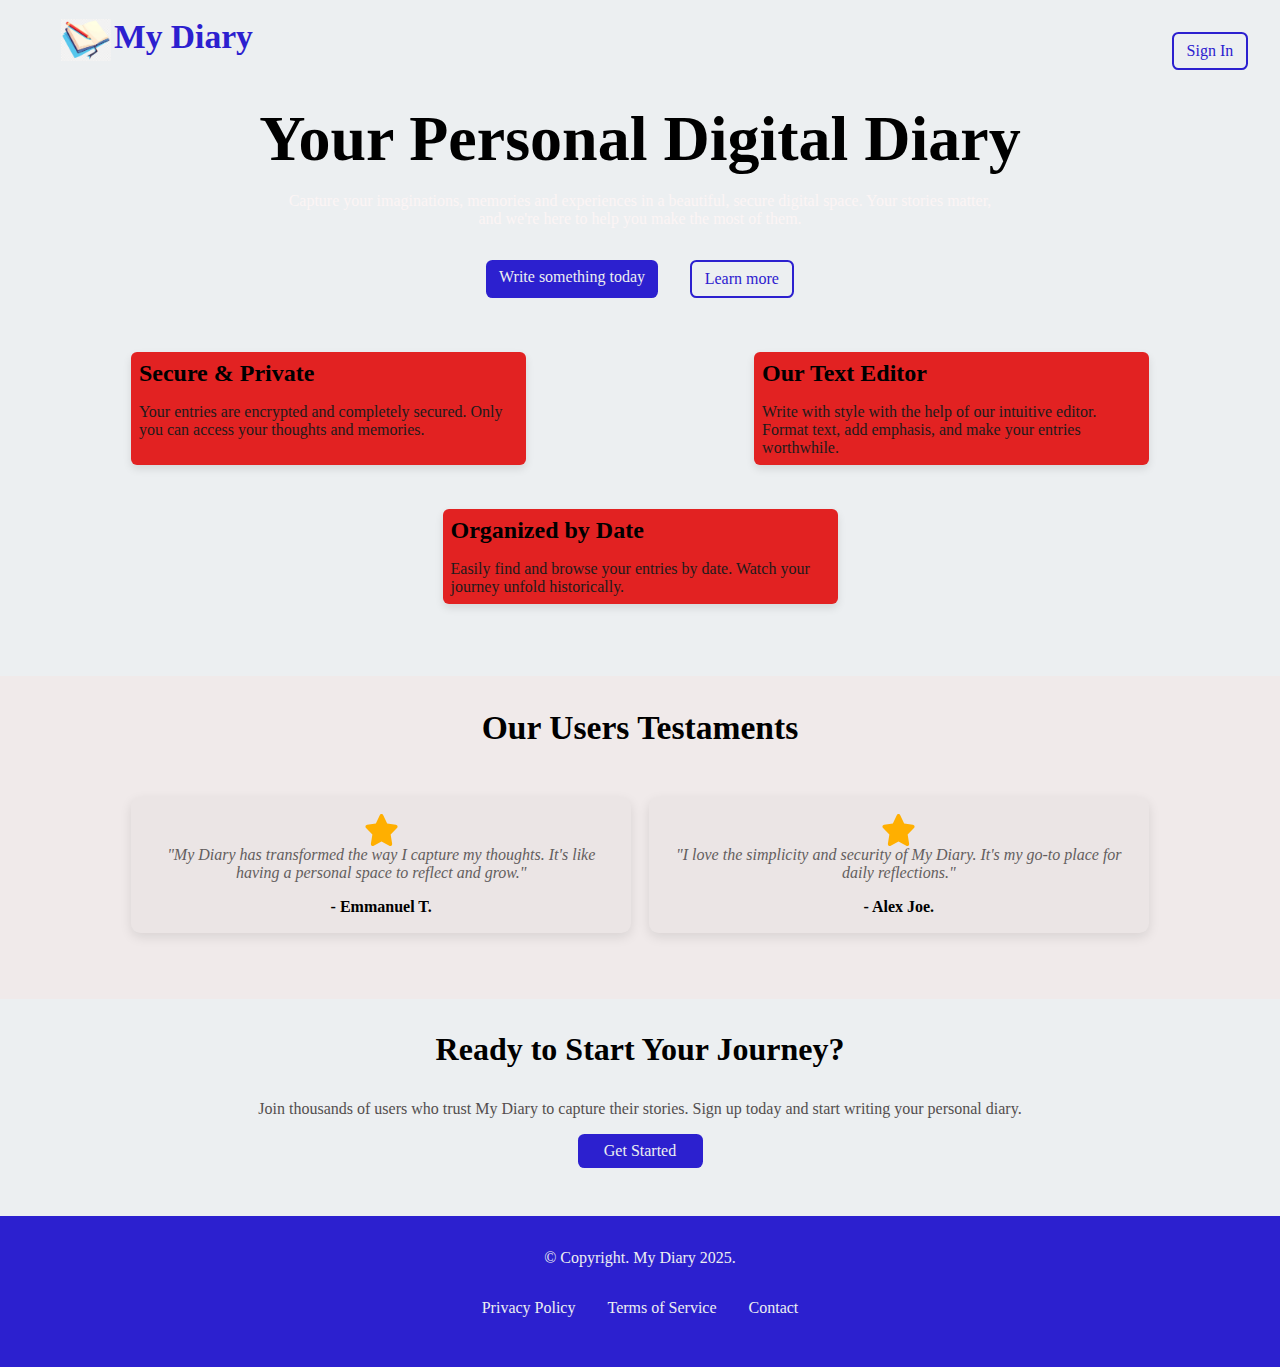
<file: index.html>
<html lang="en">
  <head>
    <meta charset="UTF-8" />
    <meta name="viewport" content="width=device-width, initial-scale=1.0" />

    <link rel="stylesheet" href="properties/css/main.css" />

    <title>My Dairy</title>
  </head>
  <body>
    <header>
      <nav class="nav">
        <a href="./index.html">
          <div class="logo">
            <img
              src="./properties/symbols/diary-image.png"
              alt=""
              srcset=""
            />My Diary
          </div>
        </a>
        <a href="./login.html" class="btn btn-primary-outline">Sign In</a>
      </nav>
    </header>
    <main>
      <section class="hero">
        <h1>Your Personal Digital Diary</h1>
        <p>
          Capture your imaginations, memories and experiences in a beautiful,
          secure digital space. Your stories matter, and we're here to help you
          make the most of them.
        </p>
        <div class="call-to-action">
          <a class="btn btn-primary" href="./login.html">Write something today</a>
          <a class="btn btn-primary-outline" href="">Learn more</a>
        </div>
      </section>
      <section class="features">
        <!-- start card -->
        <div class="card">
          <h2>Secure & Private</h2>
          <p>
            Your entries are encrypted and completely secured. Only you can
            access your thoughts and memories.
          </p>
        </div>
        <!-- end card -->
        <!-- start card -->
        <div class="card">
          <h2>Our Text Editor</h2>
          <p>
            Write with style with the help of our intuitive editor. Format text, add
            emphasis, and make your entries worthwhile.
          </p>
        </div>
        <!-- end card -->
        <!-- start card -->
        <div class="card">
          <h2>Organized by Date</h2>
          <p>
            Easily find and browse your entries by date. Watch your journey
            unfold historically.
          </p>
        </div>
        <!-- end card -->
      </section>
      <section class="testimonials">
        <h2>Our Users Testaments</h2>
        <div class="testimonials-flex-container">
          <div class="testimonial">
            <div>
              <img
                src="./properties/symbols/star-solid.svg"
                alt="Star Icon"
                class="star-icon"
              />
            </div>
            <p>
              "My Diary has transformed the way I capture my thoughts. It's like
              having a personal space to reflect and grow."
            </p>
            <span>- Emmanuel T.</span>
          </div>

          <div class="testimonial">
            <img
              src="./properties/symbols/star-solid.svg"
              alt="Star Icon"
              class="star-icon"
            />
            <p>
              "I love the simplicity and security of My Diary. It's my go-to
              place for daily reflections."
            </p>
            <span>- Alex Joe.</span>
          </div>
        </div>
      </section>
      <section class="call-to-action-session">
        <h2>Ready to Start Your Journey?</h2>
        <p>
          Join thousands of users who trust My Diary to capture their stories.
          Sign up today and start writing your personal diary.
        </p>
        <a class="btn btn-primary" href="./sign-up.html">Get Started</a>
      </section>
      <footer>
        <div class="footer-content">
          <p>&copy; Copyright. My Diary 2025.</p>
          <nav class="footer-nav">
            <a href="#">Privacy Policy</a>
            <a href="#">Terms of Service</a>
            <a href="#">Contact</a>
          </nav>
        </div>
      </footer>
    </main>
  </body>
</html>
</file>
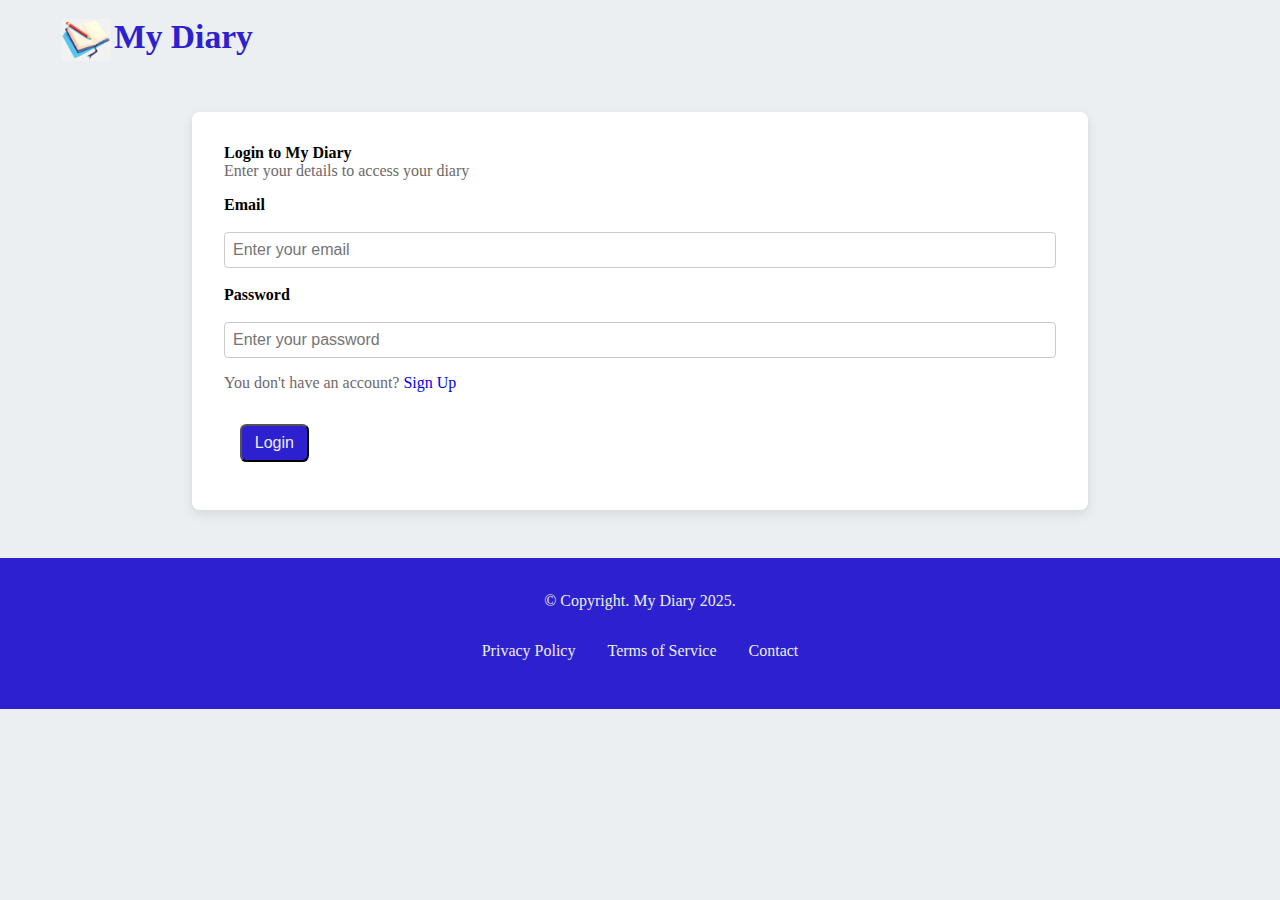
<file: create.html>
<html lang="en">
  <head>
    <meta charset="UTF-8" />
    <meta name="viewport" content="width=device-width, initial-scale=1.0" />

    <link rel="stylesheet" href="properties/css/main.css" />

    <title>My Dairy | Create</title>
  </head>
  <body>
    <header>
      <nav class="nav">
        <a href="./dashboard.html">
          <div class="logo">
            <img
              src="./properties/symbols/diary-image.png"
              alt=""
              srcset=""
            />My Diary
          </div>
        </a>
        <p class="dashboard-msg">
          You are welcome, <span id="user_email"></span>!
        </p>
        <div class="dashboard-action">
          <a href="./dashboard.html" class="btn btn-primary-outline"> Home</a>
          <a href="./create.html" class="btn btn-primary"> Add New Entry</a>
          <a href="#0" class="btn btn-primary-outline" onclick="logout()">
            EXIT</a
          >
        </div>
      </nav>
    </header>
    <main>
      <section class="content">
        <form action="" class="diary-entry-form">
          <h1>Add New Diary Entry</h1>
          <p>Fill in your details below to create a new diary entry.</p>
          <label for="title">Title</label><br />
          <input
            type="text"
            id="title"
            name="title"
            placeholder="Entry title"
            required
          /><br />
          <label for="content">Content</label><br />
          <textarea
            id="content"
            name="content"
            placeholder="Write your diary entry here..."
            rows="8"
            required
          ></textarea>
          <br />
          <button type="submit" class="btn btn-primary">
            Save
            <span id="btnLoader" class="loader" style="display: none"></span>
          </button>
        </form>
      </section>
    </main>
    <footer>
      <div class="footer-content">
        <p>&copy; Copyright. My Diary 2025.</p>
        <nav class="footer-nav">
          <a href="#">Privacy Policy</a>
          <a href="#">Terms of Service</a>
          <a href="#">Contact</a>
        </nav>
      </div>
    </footer>
    <script src="./properties/js/create.js"></script>
    <script src="./properties/js/logout.js"></script>
  </body>
</html>
</file>
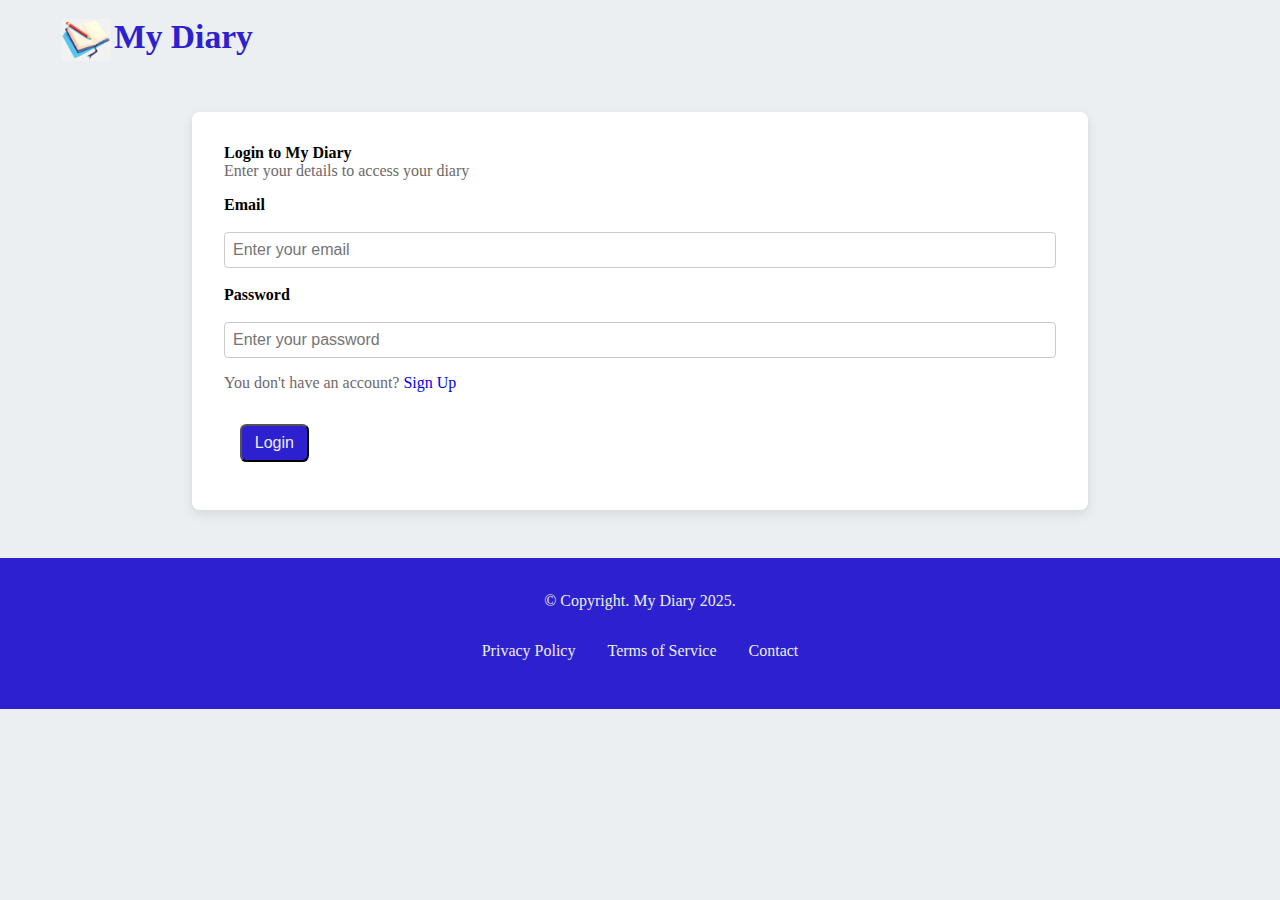
<file: edit.html>
<html lang="en">
  <head>
    <meta charset="UTF-8" />
    <meta name="viewport" content="width=device-width, initial-scale=1.0" />

    <link rel="stylesheet" href="properties/css/main.css" />

    <title>My Dairy | View/Edit</title>
  </head>
  <body>
    <header>
      <nav class="nav">
        <a href="./dashboard.html">
          <div class="logo">
            <img
              src="./properties/symbols/diary-image.png"
              alt=""
              srcset=""
            />My Diary
          </div>
        </a>
        <p class="dashboard-msg">
          You are welcome, <span id="user_email"></span>!
        </p>
        <div class="dashboard-action">
          <a href="./dashboard.html" class="btn btn-primary-outline"> Home</a>
          <a href="./create.html" class="btn btn-primary"> Add New Entry</a>
          <a href="#0" class="btn btn-primary-outline" onclick="logout()">
            Logout</a
          >
        </div>
      </nav>
    </header>
    <main>
      <section class="content">
        <form action="" class="diary-entry-form">
          <h1>View / Edit Diary Entry</h1>
          <div
            style="
              display: flex;
              justify-content: space-between;
              flex-wrap: wrap;
            "
          >
            <p>You can update or view your diary entry below.</p>
            <p id="last-modified">Last Modify: 30.00</p>
          </div>

          <label for="title">Title</label> <br />
          <input
            type="text"
            id="title"
            name="title"
            placeholder="Entry title"
            required
          />
          <br />
          <label for="content">Content</label> <br />
          <textarea
            id="content"
            name="content"
            placeholder="Write your diary entry here..."
            rows="8"
            required
          ></textarea>
          <br />
          <button type="submit" class="btn btn-primary">
            Update
            <span id="btnLoader" class="loader" style="display: none"></span>
          </button>
        </form>
      </section>
    </main>
    <footer>
      <div class="footer-content">
        <p>&copy; Copyright. My Diary 2025.</p>
        <nav class="footer-nav">
          <a href="#">Privacy Policy</a>
          <a href="#">Terms of Service</a>
          <a href="#">Contact</a>
        </nav>
      </div>
    </footer>
    <script src="./properties/js/getEntry.js"></script>
    <script src="./properties/js/edit.js"></script>
    <script src="./properties/js/logout.js"></script>
  </body>
</html>
</file>
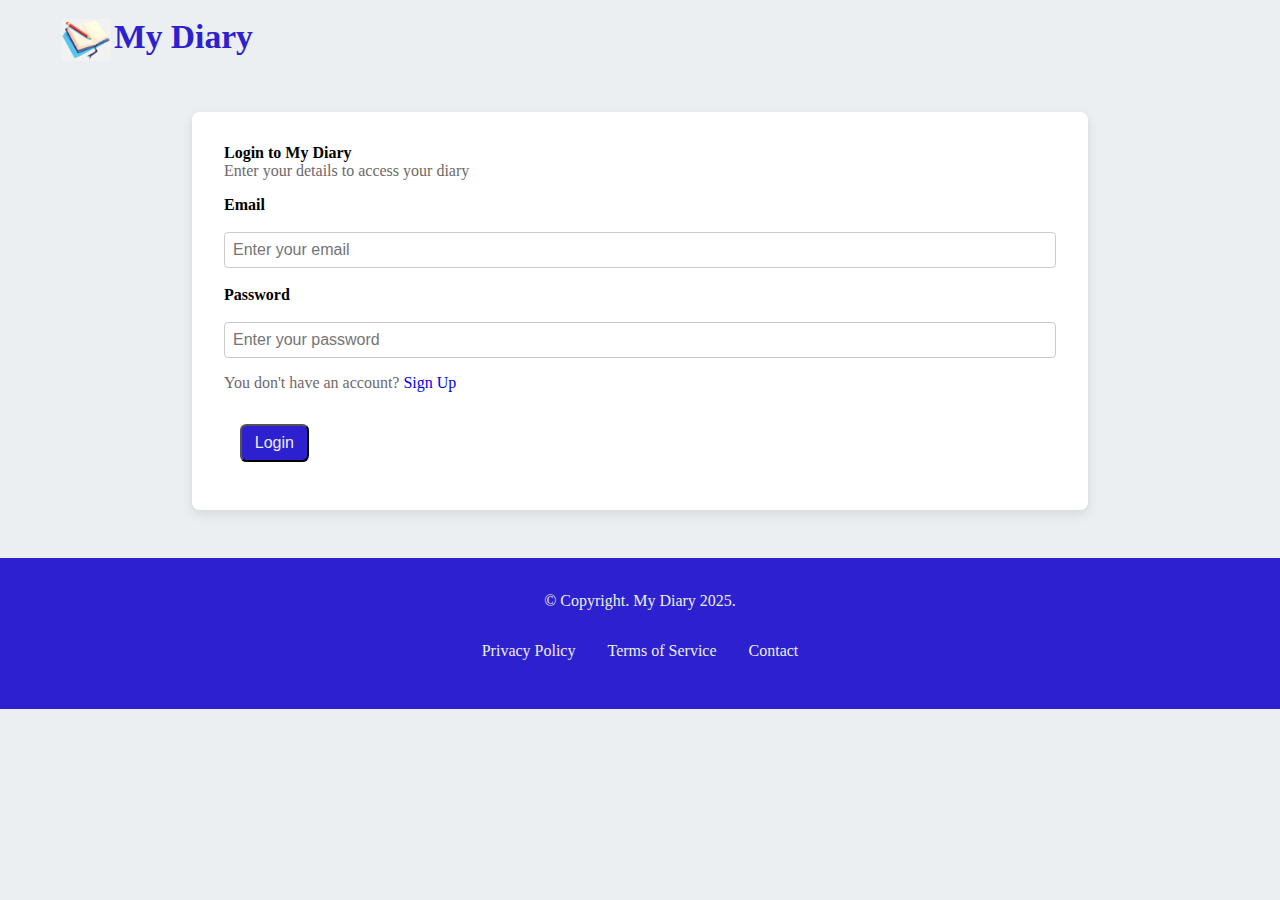
<file: login.html>
<html lang="en">
  <head>
    <meta charset="UTF-8" />
    <meta name="viewport" content="width=device-width, initial-scale=1.0" />

    <link rel="stylesheet" href="properties/css/main.css" />

    <title>My Dairy | login</title>
  </head>
  <body>
    <header>
      <nav class="nav">
        <a href="./index.html">
          <div class="logo">
            <img
              src="./properties/symbols/diary-image.png"
              alt=""
              srcset=""
            />My Diary
          </div>
        </a>
        <a href="./login.html" class="btn btn-primary-outline" hidden>Sign In </span></a>
      </nav>
    </header>
    <main>
      <section class="login">
        <form action="" class="login-form" method="post">
          <h1>Login to My Diary</h1>
          <p>Enter your details to access your diary</p>
          <label for="#email">Email</label> <br />
          <input
            type="email"
            id="email"
            name="email"
            placeholder="Enter your email"
            required
          />
          <br />
          <label for="#password">Password</label> <br />
          <input
            type="password"
            id="password"
            name="password"
            placeholder="Enter your password"
            required
          />
          <br />
          <p>
            You don't have an account?
            <a href="./sign-up.html" class="signup-link">Sign Up</a>
          </p>  
          
          <button type="submit" class="btn btn-primary">Login  <span id="btnLoader" class="loader" style="display:none"></span></button>
        </form>

      </section>
    </main>
    <footer>
      <div class="footer-content">
        <p>&copy; Copyright. My Diary 2025.</p>
        <nav class="footer-nav">
          <a href="#">Privacy Policy</a>
          <a href="#">Terms of Service</a>
          <a href="#">Contact</a>
        </nav>
      </div>
    </footer>
    <script src="./properties/js/login.js"></script>
    </script>
  </body>
</html>
</file>
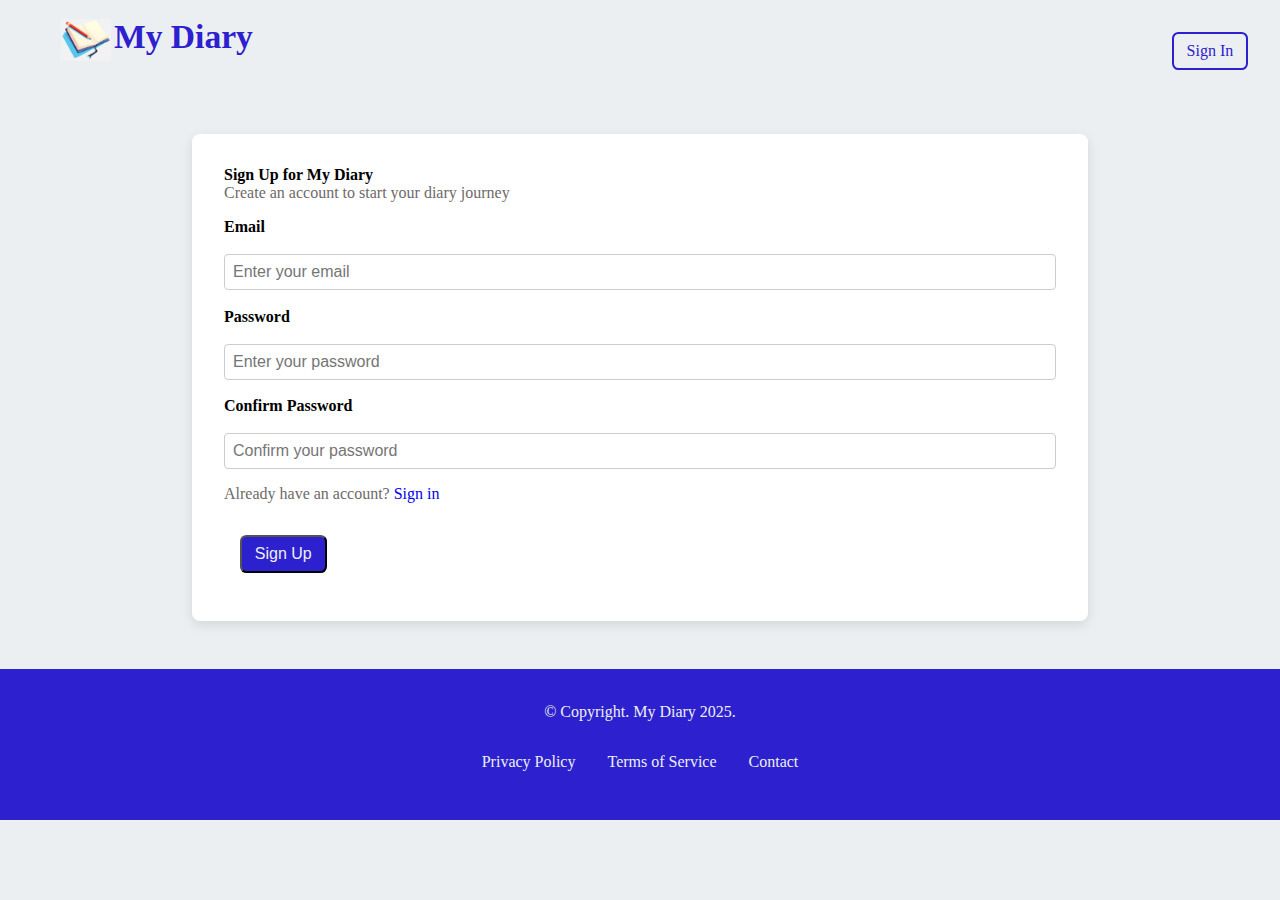
<file: sign-up.html>
<html lang="en">
  <head>
    <meta charset="UTF-8" />
    <meta name="viewport" content="width=device-width, initial-scale=1.0" />

    <link rel="stylesheet" href="properties/css/main.css" />

    <title>My Dairy | login</title>
  </head>
  <body>
    <header>
      <nav class="nav">
        <a href="./index.html">
          <div class="logo">
            <img
              src="./properties/symbols/diary-image.png"
              alt=""
              srcset=""
            />My Diary
          </div>
        </a>
        <a href="./login.html" class="btn btn-primary-outline">Sign In</a>
      </nav>
    </header>
    <main>
      <section class="signup">
        <form action="" class="signup-form">
          <h1>Sign Up for My Diary</h1>
          <p>Create an account to start your diary journey</p>
          <label for="email">Email</label> <br />
          <input
            type="email"
            id="email"
            name="email"
            placeholder="Enter your email"
            required
          />
          <br />
          <label for="password">Password</label> <br />
          <input
            type="password"
            id="password"
            name="password"
            placeholder="Enter your password"
            required
          />
          <br />
          <label for="confirm-password">Confirm Password</label> <br />
          <input
            type="password"
            id="confirm-password"
            name="confirm-password"
            placeholder="Confirm your password"
            required
          />
          <br />
          <p>
            Already have an account?
            <a href="./login.html" class="signup-link">Sign in</a>
          </p>
          <button type="submit" class="btn btn-primary">Sign Up</button>
        </form>
      </section>
    </main>
    <footer>
      <div class="footer-content">
        <p>&copy; Copyright. My Diary 2025.</p>
        <nav class="footer-nav">
          <a href="#">Privacy Policy</a>
          <a href="#">Terms of Service</a>
          <a href="#">Contact</a>
        </nav>
      </div>
    </footer>
  </body>
</html>
</file>
<file: properties/css/main.css>
@import "reset.css";
@import "nav.css";
@import "buttons.css";
@import "hero.css";
@import "card.css";
@import "features.css";
@import "testimonials.css";
@import "call-to-action.css";
@import "footer.css";
@import "form.css";
@import "dashboard.css";
@import "loader.css";
@import "responsive.css";
</file>
